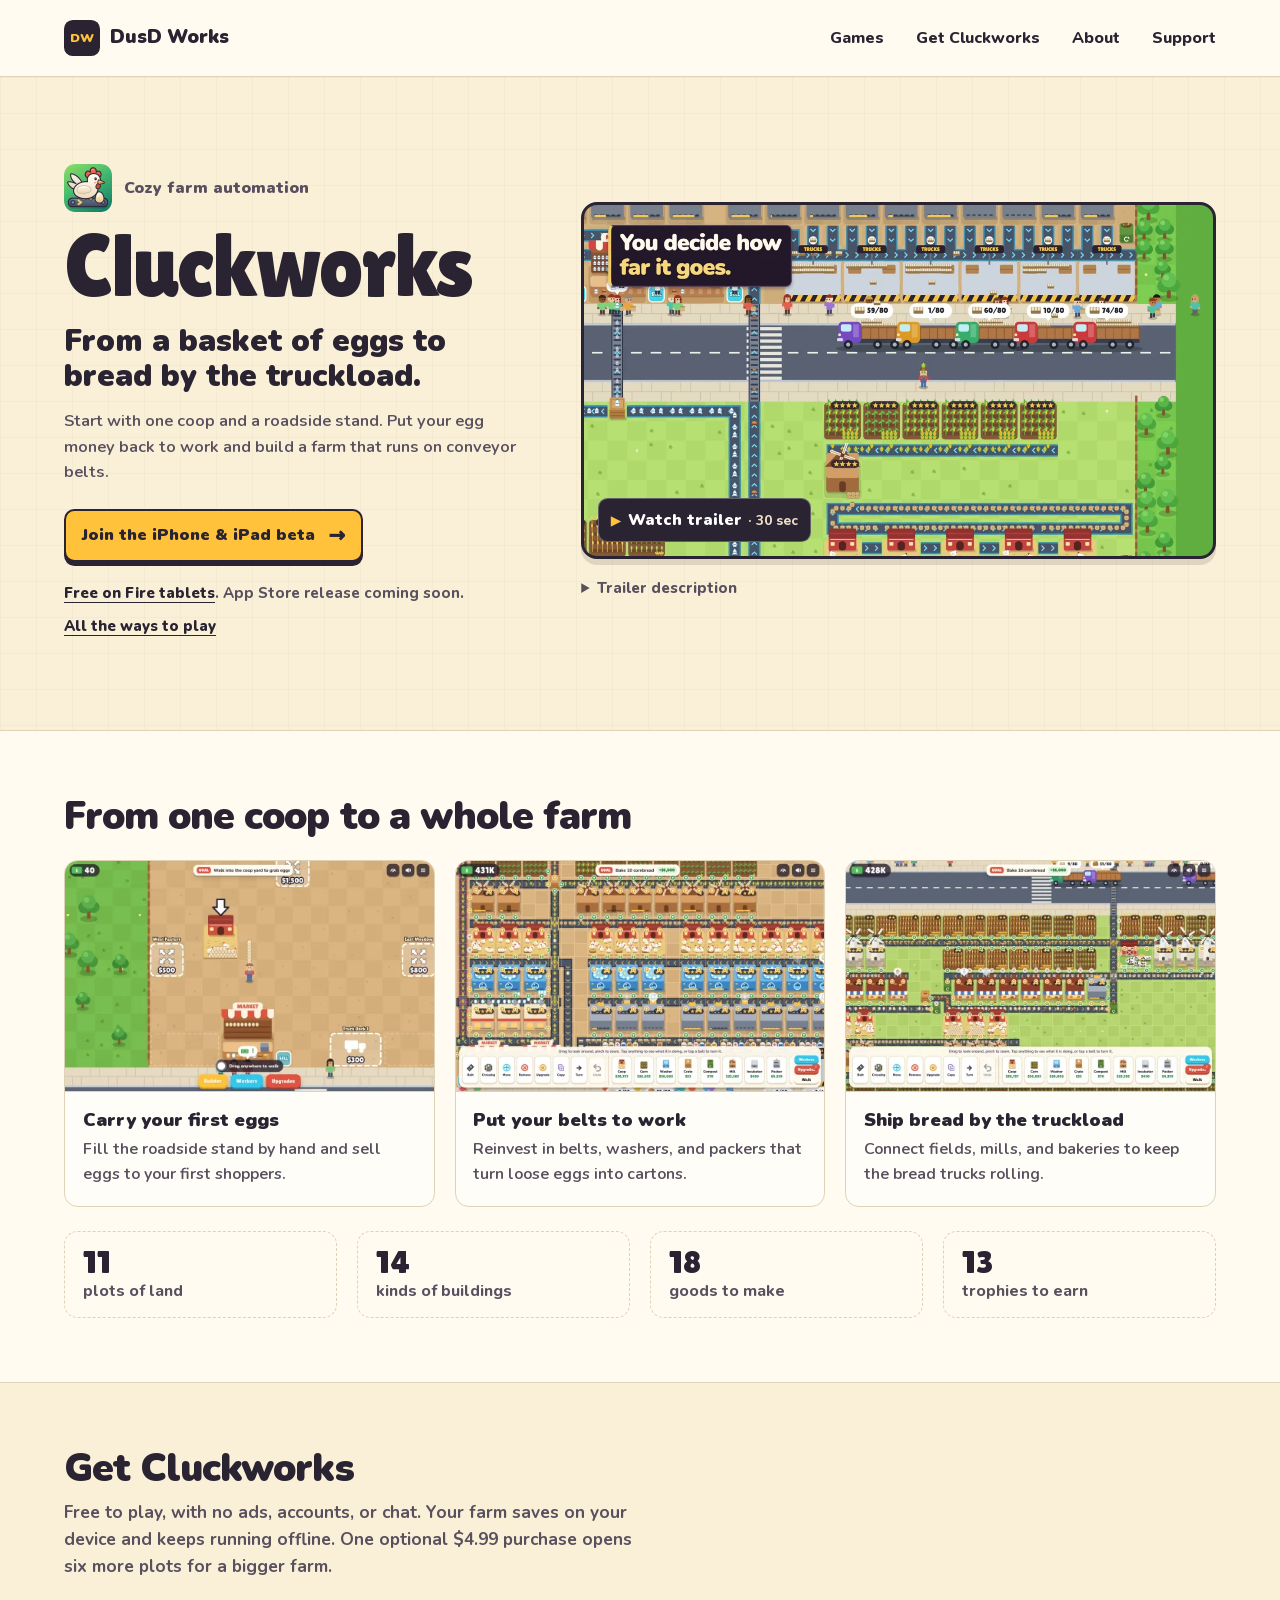
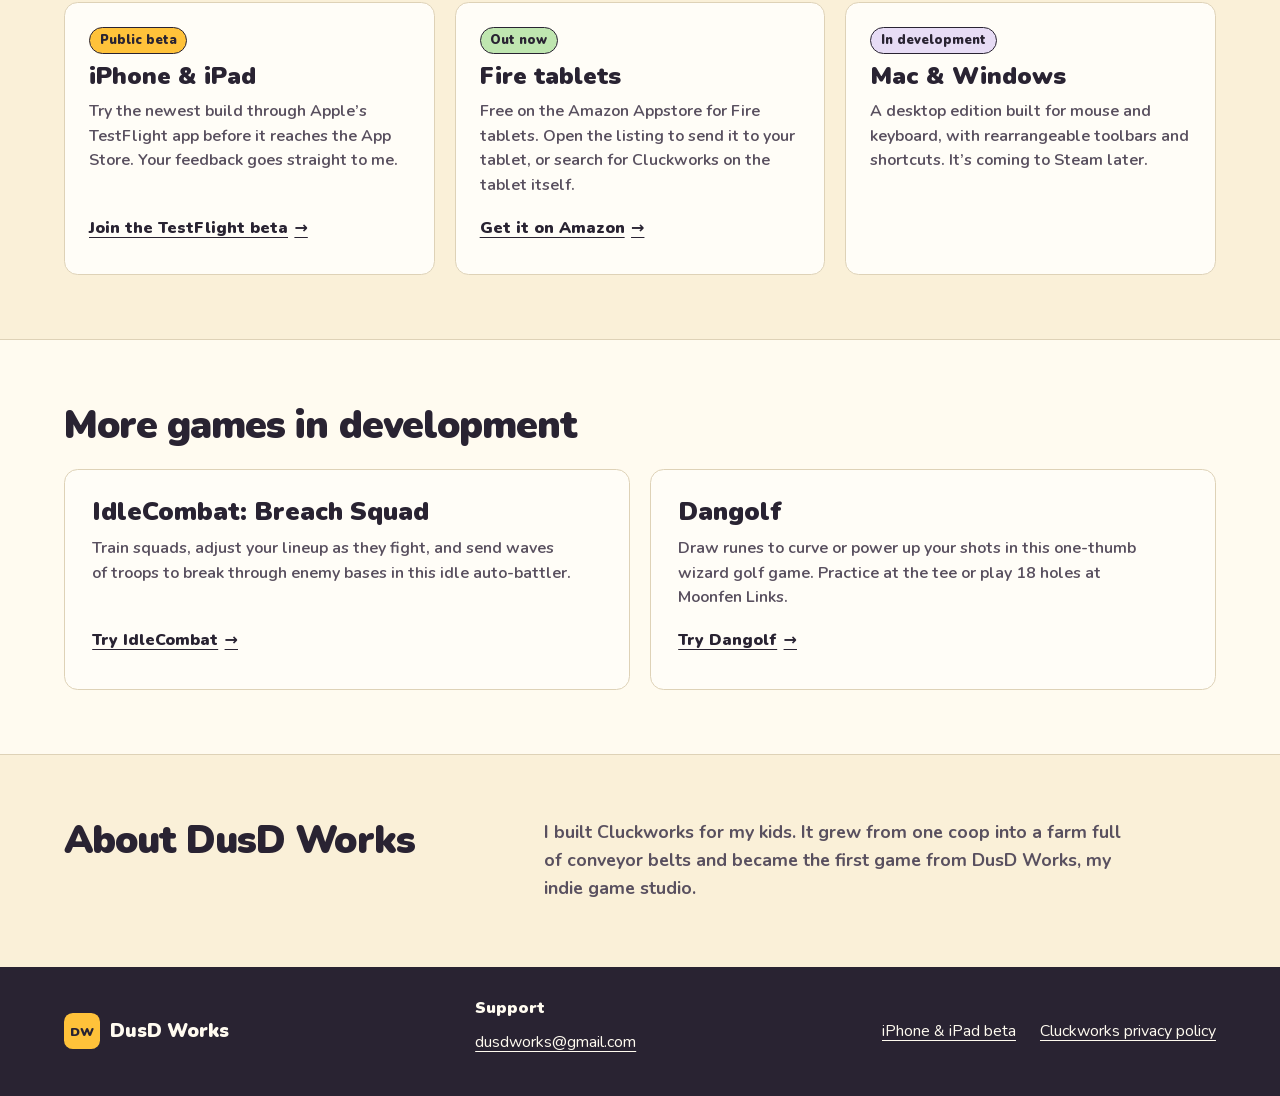
<file: index.html>
<!doctype html>
<html lang="en">
<head>
  <meta charset="utf-8">
  <meta name="viewport" content="width=device-width, initial-scale=1">
  <meta name="theme-color" content="#fffbf0">
  <title>DusD Works | Cluckworks, a cozy farm automation game</title>
  <meta name="description" content="DusD Works is the indie studio behind Cluckworks, a cozy farm automation game for iPhone, iPad, and Fire tablets. Join the iPhone and iPad beta, and try IdleCombat and Dangolf in your browser.">
  <link rel="canonical" href="https://dusd24.github.io/dusd-works/">
  <meta property="og:type" content="website">
  <meta property="og:site_name" content="DusD Works">
  <meta property="og:title" content="DusD Works | Cluckworks">
  <meta property="og:description" content="From a basket of eggs to bread by the truckload. Free on Fire tablets, and in beta on iPhone and iPad.">
  <meta property="og:url" content="https://dusd24.github.io/dusd-works/">
  <meta property="og:image" content="https://dusd24.github.io/dusd-works/assets/media/cluckworks-share.jpg">
  <meta property="og:image:width" content="1200">
  <meta property="og:image:height" content="630">
  <meta property="og:image:alt" content="Cluckworks artwork with a hen and conveyor belts carrying eggs through farm machines.">
  <meta name="twitter:card" content="summary_large_image">
  <link rel="icon" href="assets/dw.svg" type="image/svg+xml">
  <link rel="stylesheet" href="site.css">
  <script src="trailer.js" defer></script>
</head>
<body id="top">
  <a class="skip-link" href="#main">Skip to content</a>
  <header class="site-header">
    <div class="wrap header-inner">
      <a class="wordmark" href="#top"><span class="mark" aria-hidden="true">DW</span>DusD Works</a>
      <nav aria-label="Main navigation">
        <a href="#games">Games</a>
        <a href="#get">Get Cluckworks</a>
        <a href="#about">About</a>
        <a href="#support">Support</a>
      </nav>
    </div>
  </header>

  <main id="main">
    <article id="games" aria-labelledby="cluckworks">
      <div class="hero">
        <div class="wrap hero-grid">
          <div class="hero-copy">
            <div class="game-label">
              <img src="assets/media/cluckworks-icon.webp" width="48" height="48" alt="">
              <span>Cozy farm automation</span>
            </div>
            <h1 id="cluckworks">Cluckworks</h1>
            <p class="tagline">From a basket of eggs to bread by the truckload.</p>
            <p class="intro">Start with one coop and a roadside stand. Put your egg money back to work and build a farm that runs on conveyor belts.</p>
            <a class="play-link" href="https://testflight.apple.com/join/qPsj7JEH">Join the iPhone &amp; iPad beta <span aria-hidden="true">→</span></a>
            <p class="store-note"><a href="https://www.amazon.com/dp/B0HQV93D66">Free on Fire tablets</a>. App Store release coming soon.<br><a href="#get">All the ways to play</a></p>
          </div>

          <div class="trailer">
            <div class="video-frame">
              <a class="trailer-launch" href="assets/media/cluckworks-trailer.mp4" data-trailer data-captions="assets/media/cluckworks-en.vtt">
                <img src="assets/media/trailer-poster.webp" width="1120" height="630" alt="" fetchpriority="high">
                <span class="watch"><span class="play-icon" aria-hidden="true">▶</span> Watch trailer <span class="duration">· 30 sec</span></span>
              </a>
            </div>
            <p class="trailer-error" role="status" hidden>Inline playback is unavailable. <a href="assets/media/cluckworks-trailer.mp4">Open the trailer video</a>.</p>
            <details class="trailer-description">
              <summary>Trailer description</summary>
              <p>A farmer picks up an egg, sells it at a roadside stand, and buys more coops. Eggs travel along new belts to washers and packers, then leave by truck. Across the road, flour, milk, and eggs feed bakeries, and another truck hauls away bread. The farmer checks production and shortens a belt route before the camera pulls back to show the whole farm. An upbeat instrumental score plays with game sounds.</p>
            </details>
          </div>
        </div>
      </div>

      <section class="wrap farm" aria-labelledby="farm-heading">
        <h2 id="farm-heading">From one coop to a whole farm</h2>
        <div class="farm-grid">
          <figure>
            <img src="assets/media/start-480.webp" srcset="assets/media/start-480.webp 480w, assets/media/start-960.webp 960w" sizes="(min-width: 76rem) 365px, (min-width: 48rem) 30vw, (min-width: 40rem) 544px, 90vw" width="480" height="300" loading="lazy" decoding="async" alt="A farmer balances a stack of eggs between the chicken coop and the roadside market.">
            <figcaption><h3>Carry your first eggs</h3><p>Fill the roadside stand by hand and sell eggs to your first shoppers.</p></figcaption>
          </figure>
          <figure>
            <img src="assets/media/belts-480.webp" srcset="assets/media/belts-480.webp 480w, assets/media/belts-960.webp 960w" sizes="(min-width: 76rem) 365px, (min-width: 48rem) 30vw, (min-width: 40rem) 544px, 90vw" width="480" height="300" loading="lazy" decoding="async" alt="Conveyor belts connect rows of coops, blue egg washers, and gray carton packers.">
            <figcaption><h3>Put your belts to work</h3><p>Reinvest in belts, washers, and packers that turn loose eggs into cartons.</p></figcaption>
          </figure>
          <figure>
            <img src="assets/media/bakery-480.webp" srcset="assets/media/bakery-480.webp 480w, assets/media/bakery-960.webp 960w" sizes="(min-width: 76rem) 365px, (min-width: 48rem) 30vw, (min-width: 40rem) 544px, 90vw" width="480" height="300" loading="lazy" decoding="async" alt="Wheat fields, windmills, a dairy barn, and bakeries feed a belt leading to a purple bread truck.">
            <figcaption><h3>Ship bread by the truckload</h3><p>Connect fields, mills, and bakeries to keep the bread trucks rolling.</p></figcaption>
          </figure>
        </div>
        <ul class="facts" aria-label="Cluckworks at a glance">
          <li><strong>11</strong> plots of land</li>
          <li><strong>14</strong> kinds of buildings</li>
          <li><strong>18</strong> goods to make</li>
          <li><strong>13</strong> trophies to earn</li>
        </ul>
      </section>

      <section class="get" id="get" aria-labelledby="get-heading">
        <div class="wrap get-inner">
          <h2 id="get-heading">Get Cluckworks</h2>
          <p class="get-intro">Free to play, with no ads, accounts, or chat. Your farm saves on your device and keeps running offline. One optional $4.99 purchase opens six more plots for a bigger farm.</p>
          <div class="platform-grid">
            <article class="platform-card">
              <span class="status status-beta">Public beta</span>
              <h3>iPhone &amp; iPad</h3>
              <p>Try the newest build through Apple’s TestFlight app before it reaches the App Store. Your feedback goes straight to me.</p>
              <a href="https://testflight.apple.com/join/qPsj7JEH">Join the TestFlight beta <span aria-hidden="true">→</span></a>
            </article>
            <article class="platform-card">
              <span class="status status-live">Out now</span>
              <h3>Fire tablets</h3>
              <p>Free on the Amazon Appstore for Fire tablets. Open the listing to send it to your tablet, or search for Cluckworks on the tablet itself.</p>
              <a href="https://www.amazon.com/dp/B0HQV93D66">Get it on Amazon <span aria-hidden="true">→</span></a>
            </article>
            <article class="platform-card">
              <span class="status status-dev">In development</span>
              <h3>Mac &amp; Windows</h3>
              <p>A desktop edition built for mouse and keyboard, with rearrangeable toolbars and shortcuts. It’s coming to Steam later.</p>
            </article>
          </div>
        </div>
      </section>
    </article>

    <section class="in-development" aria-labelledby="development-heading">
      <div class="wrap development-inner">
        <h2 id="development-heading">More games in development</h2>
        <div class="development-grid">
          <article class="development-card">
            <h3>IdleCombat: Breach Squad</h3>
            <p>Train squads, adjust your lineup as they fight, and send waves of troops to break through enemy bases in this idle auto-battler.</p>
            <a href="https://dusd24.github.io/IdleCombat/">Try IdleCombat <span aria-hidden="true">→</span></a>
          </article>
          <article class="development-card">
            <h3>Dangolf</h3>
            <p>Draw runes to curve or power up your shots in this one-thumb wizard golf game. Practice at the tee or play 18 holes at Moonfen Links.</p>
            <a href="https://dusd24.github.io/dangolf/">Try Dangolf <span aria-hidden="true">→</span></a>
          </article>
        </div>
      </div>
    </section>

    <section class="studio" id="about" aria-labelledby="about-heading">
      <div class="wrap studio-inner">
        <h2 id="about-heading">About DusD Works</h2>
        <p>I built Cluckworks for my kids. It grew from one coop into a farm full of conveyor belts and became the first game from DusD Works, my indie game studio.</p>
      </div>
    </section>
  </main>

  <footer id="support" class="site-footer">
    <div class="wrap footer-inner">
      <a class="wordmark" href="#top"><span class="mark" aria-hidden="true">DW</span>DusD Works</a>
      <div class="footer-support">
        <h2>Support</h2>
        <a href="mailto:dusdworks@gmail.com">dusdworks@gmail.com</a>
      </div>
      <div class="footer-links">
        <a href="https://testflight.apple.com/join/qPsj7JEH">iPhone &amp; iPad beta</a>
        <a href="cluckworks/privacy/">Cluckworks privacy policy</a>
      </div>
    </div>
  </footer>
</body>
</html>
</file>
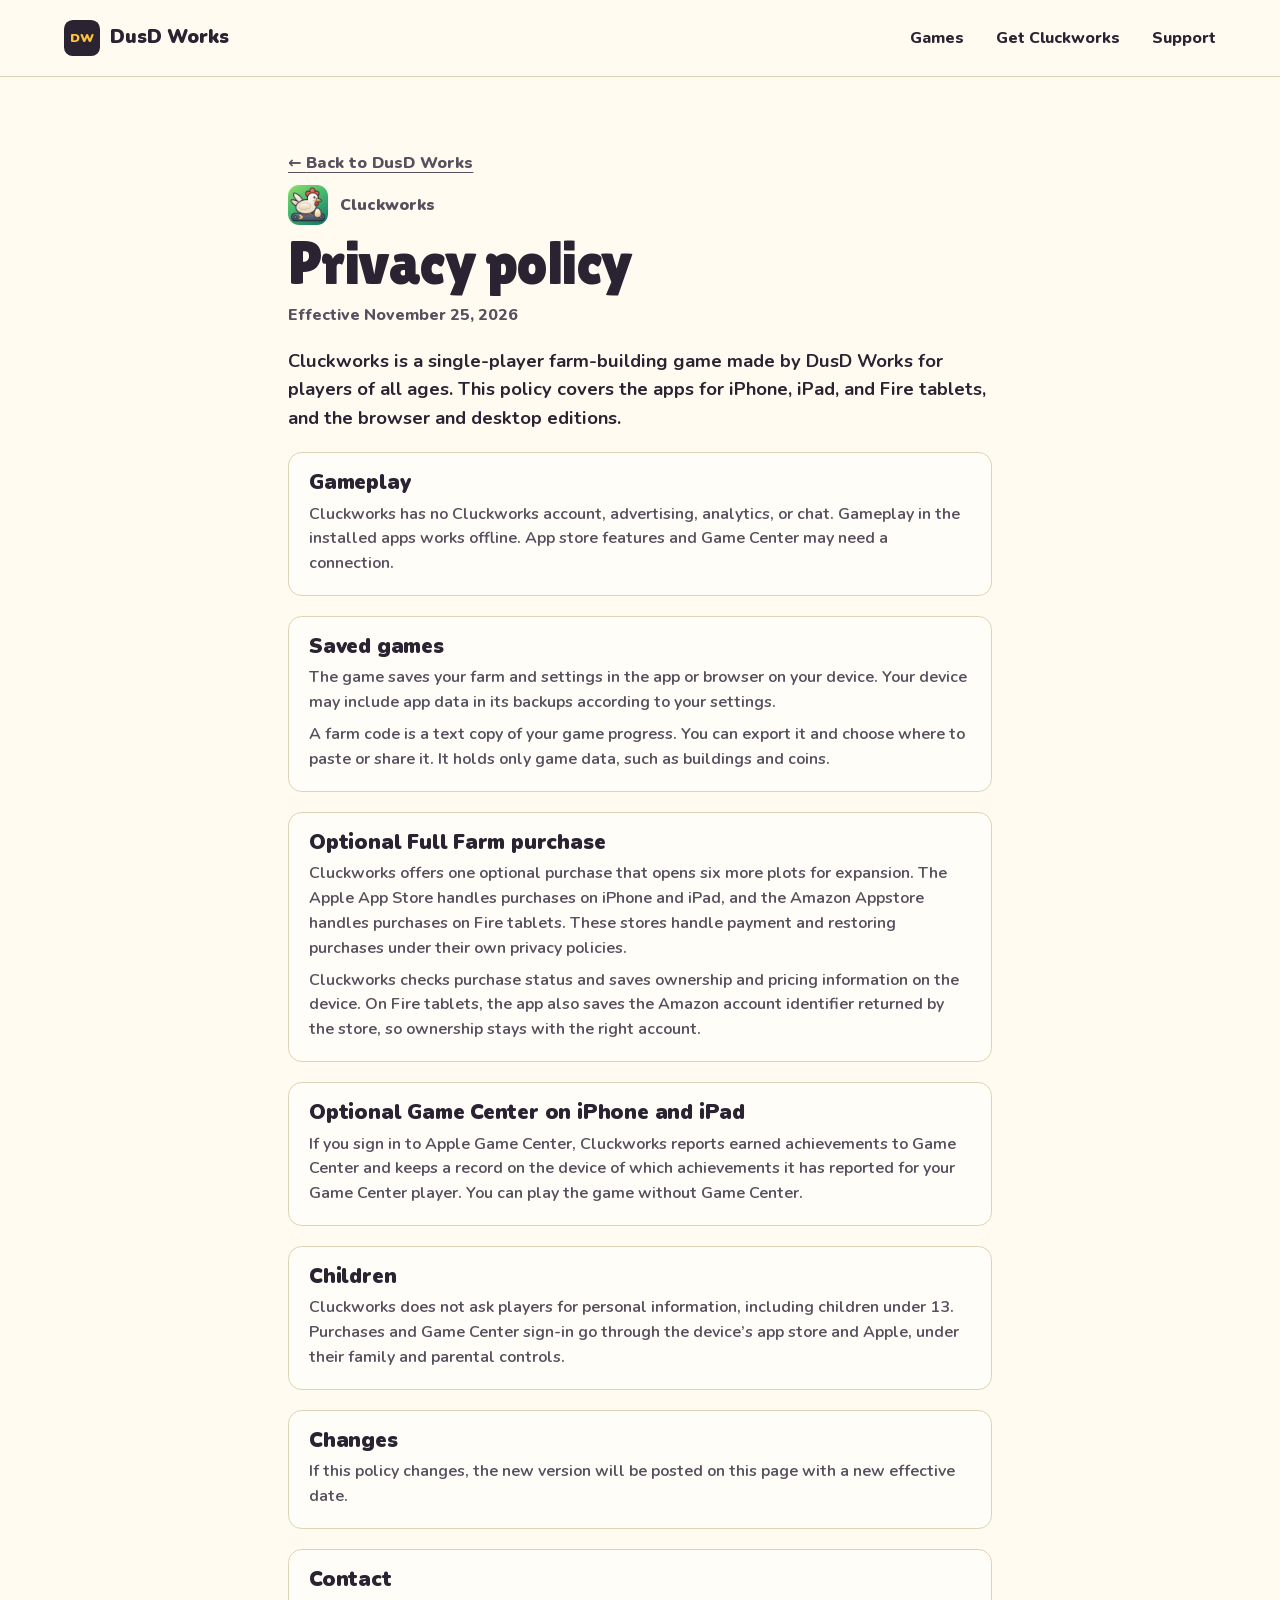
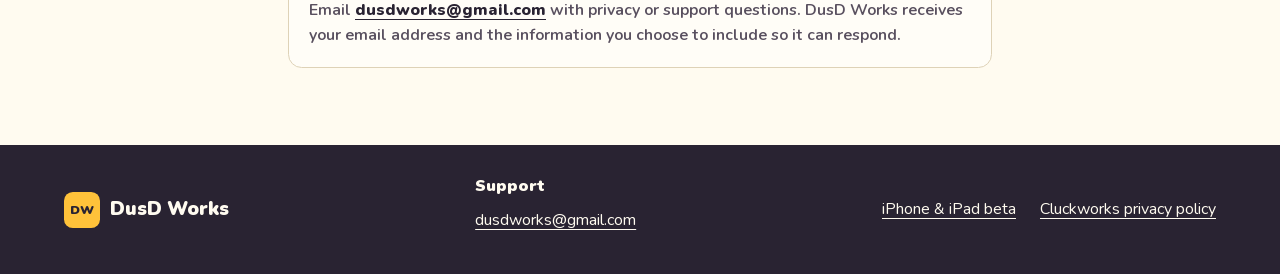
<file: cluckworks/privacy/index.html>
<!doctype html>
<html lang="en">
<head>
  <meta charset="utf-8">
  <meta name="viewport" content="width=device-width, initial-scale=1">
  <meta name="theme-color" content="#fffbf0">
  <title>Cluckworks Privacy Policy | DusD Works</title>
  <meta name="description" content="How Cluckworks handles your information: no accounts, ads, analytics, or chat. Your farm saves on your device.">
  <link rel="canonical" href="https://dusd24.github.io/dusd-works/cluckworks/privacy/">
  <link rel="icon" href="../../assets/dw.svg" type="image/svg+xml">
  <link rel="stylesheet" href="../../site.css">
</head>
<body id="top">
  <a class="skip-link" href="#main">Skip to content</a>
  <header class="site-header">
    <div class="wrap header-inner">
      <a class="wordmark" href="../../"><span class="mark" aria-hidden="true">DW</span>DusD Works</a>
      <nav aria-label="Main navigation">
        <a href="../../#games">Games</a>
        <a href="../../#get">Get Cluckworks</a>
        <a href="#support">Support</a>
      </nav>
    </div>
  </header>

  <main id="main" class="doc">
    <div class="wrap doc-inner">
      <a class="back" href="../../"><span aria-hidden="true">←&nbsp;</span>Back to DusD Works</a>
      <div class="game-label">
        <img src="../../assets/media/cluckworks-icon.webp" width="40" height="40" alt="">
        <span>Cluckworks</span>
      </div>
      <h1>Privacy policy</h1>
      <p class="updated">Effective November 25, 2026</p>
      <p class="lead">Cluckworks is a single-player farm-building game made by DusD Works for players of all ages. This policy covers the apps for iPhone, iPad, and Fire tablets, and the browser and desktop editions.</p>

      <section aria-labelledby="gameplay">
        <h2 id="gameplay">Gameplay</h2>
        <p>Cluckworks has no Cluckworks account, advertising, analytics, or chat. Gameplay in the installed apps works offline. App store features and Game Center may need a connection.</p>
      </section>

      <section aria-labelledby="saves">
        <h2 id="saves">Saved games</h2>
        <p>The game saves your farm and settings in the app or browser on your device. Your device may include app data in its backups according to your settings.</p>
        <p>A farm code is a text copy of your game progress. You can export it and choose where to paste or share it. It holds only game data, such as buildings and coins.</p>
      </section>

      <section aria-labelledby="purchase">
        <h2 id="purchase">Optional Full Farm purchase</h2>
        <p>Cluckworks offers one optional purchase that opens six more plots for expansion. The Apple App Store handles purchases on iPhone and iPad, and the Amazon Appstore handles purchases on Fire tablets. These stores handle payment and restoring purchases under their own privacy policies.</p>
        <p>Cluckworks checks purchase status and saves ownership and pricing information on the device. On Fire tablets, the app also saves the Amazon account identifier returned by the store, so ownership stays with the right account.</p>
      </section>

      <section aria-labelledby="game-center">
        <h2 id="game-center">Optional Game Center on iPhone and iPad</h2>
        <p>If you sign in to Apple Game Center, Cluckworks reports earned achievements to Game Center and keeps a record on the device of which achievements it has reported for your Game Center player. You can play the game without Game Center.</p>
      </section>

      <section aria-labelledby="children">
        <h2 id="children">Children</h2>
        <p>Cluckworks does not ask players for personal information, including children under 13. Purchases and Game Center sign-in go through the device’s app store and Apple, under their family and parental controls.</p>
      </section>

      <section aria-labelledby="changes">
        <h2 id="changes">Changes</h2>
        <p>If this policy changes, the new version will be posted on this page with a new effective date.</p>
      </section>

      <section aria-labelledby="contact">
        <h2 id="contact">Contact</h2>
        <p>Email <a href="mailto:dusdworks@gmail.com">dusdworks@gmail.com</a> with privacy or support questions. DusD Works receives your email address and the information you choose to include so it can respond.</p>
      </section>
    </div>
  </main>

  <footer id="support" class="site-footer">
    <div class="wrap footer-inner">
      <a class="wordmark" href="../../"><span class="mark" aria-hidden="true">DW</span>DusD Works</a>
      <div class="footer-support">
        <h2>Support</h2>
        <a href="mailto:dusdworks@gmail.com">dusdworks@gmail.com</a>
      </div>
      <div class="footer-links">
        <a href="https://testflight.apple.com/join/qPsj7JEH">iPhone &amp; iPad beta</a>
        <a href="./" aria-current="page">Cluckworks privacy policy</a>
      </div>
    </div>
  </footer>
</body>
</html>
</file>
<file: site.css>
@font-face {
  font-family: Nunito;
  src: url("assets/fonts/Nunito-latin.woff2") format("woff2");
  font-weight: 200 1000;
  font-display: swap;
}

@font-face {
  font-family: "Lilita One";
  src: url("assets/fonts/LilitaOne-latin.woff2") format("woff2");
  font-display: swap;
}

:root {
  color-scheme: light;
  --ink: #292332;
  --muted: #59505f;
  --paper: #fffbf0;
  --cream: #faf0d8;
  --line: #ded2b7;
  --yellow: #ffc23a;
  --focus: #67449a;
  font-family: Nunito, system-ui, sans-serif;
  color: var(--ink);
  background: var(--paper);
}

* { box-sizing: border-box; }
body { margin: 0; line-height: 1.55; }
a { color: inherit; text-underline-offset: .24em; }
a:hover { text-decoration-thickness: 2px; }
img { display: block; max-width: 100%; height: auto; }
[hidden] { display: none !important; }
:focus-visible { outline: 3px solid var(--focus); outline-offset: 4px; }
.wrap { width: min(100% - 2.5rem, 72rem); margin-inline: auto; }

.skip-link {
  position: absolute;
  z-index: 2;
  padding: .75rem 1rem;
  color: var(--ink);
  background: var(--yellow);
  transform: translateY(-150%);
}

.skip-link:focus { transform: translateY(0); }
.site-header { border-bottom: 1px solid var(--line); }
.header-inner, .footer-inner { display: flex; align-items: center; justify-content: space-between; gap: 1rem 2rem; }
.header-inner { min-height: 4.75rem; }
.wordmark { display: inline-flex; align-items: center; gap: .65rem; font-size: 1.18rem; font-weight: 950; text-decoration: none; white-space: nowrap; }
.mark { display: grid; place-items: center; width: 2.25rem; height: 2.25rem; border-radius: .55rem; background: var(--ink); color: var(--yellow); font-size: .78rem; letter-spacing: -.035em; }
nav { display: flex; gap: clamp(.8rem, 3vw, 2rem); }
nav a { display: grid; align-items: center; min-height: 44px; font-weight: 800; text-decoration: none; }
nav a:hover { text-decoration: underline; }

.hero {
  border-bottom: 1px solid var(--line);
  background-color: var(--cream);
  background-image:
    linear-gradient(90deg, #7453370b 1px, transparent 1px),
    linear-gradient(#7453370b 1px, transparent 1px);
  background-size: 2.25rem 2.25rem;
}

.hero-grid {
  display: grid;
  grid-template-columns: minmax(0, .84fr) minmax(0, 1.16fr);
  align-items: center;
  gap: clamp(2.25rem, 4.5vw, 4rem);
  padding-block: clamp(3rem, 6.8vw, 6.5rem);
}

.game-label { display: flex; align-items: center; gap: .75rem; color: var(--muted); font-weight: 900; }
.game-label img { border-radius: .7rem; }
h1, h2, h3, p, figure { margin: 0; }
h1 {
  margin-top: .7rem;
  font: 400 clamp(3.2rem, 6.8vw, 6rem)/.99 "Lilita One", Nunito, sans-serif;
  letter-spacing: -.025em;
}

.tagline { max-width: 25rem; margin-top: .9rem; font-size: clamp(1.4rem, 2.4vw, 2rem); font-weight: 950; line-height: 1.15; }
.intro { max-width: 29rem; margin-top: .85rem; color: var(--muted); font-size: 1.03rem; font-weight: 650; }
.play-link {
  display: inline-flex;
  align-items: center;
  justify-content: center;
  gap: .85rem;
  min-height: 3.25rem;
  margin-top: 1.55rem;
  padding: .55rem 1rem;
  border: 2px solid var(--ink);
  border-radius: .65rem;
  background: var(--yellow);
  box-shadow: 0 4px 0 var(--ink);
  font-weight: 950;
  text-decoration: none;
}

.play-link:hover { background: #ffd46c; }
.play-link span { font-size: 1.25rem; }
.download-link { display: table; margin-top: .9rem; padding-block: .4rem; color: var(--muted); font-size: .94rem; font-weight: 800; }
.video-frame {
  overflow: hidden;
  aspect-ratio: 16 / 9;
  border: 3px solid var(--ink);
  border-radius: 1rem;
  background: var(--ink);
  box-shadow: 0 6px 0 #29233222;
}

.trailer-launch { position: relative; display: block; width: 100%; height: 100%; text-decoration: none; }
.trailer-launch[role="button"] { cursor: pointer; }
.trailer-launch img { width: 100%; height: 100%; object-fit: cover; }
.watch {
  position: absolute;
  bottom: .85rem;
  left: .85rem;
  display: inline-flex;
  align-items: center;
  gap: .4rem;
  min-height: 44px;
  padding: .45rem .75rem;
  border: 1px solid #ffffff45;
  border-radius: .6rem;
  background: var(--ink);
  color: white;
  font-weight: 900;
}

.play-icon { color: var(--yellow); font-size: .85em; }
.duration { font-size: .85em; font-weight: 750; color: #eee1c7; }
.trailer-launch:hover .watch { background: #433650; }
.trailer-launch:focus-visible, video:focus-visible { outline: 4px solid var(--yellow); outline-offset: -5px; }
video { display: block; width: 100%; height: 100%; }
.trailer-error { margin-top: .7rem; }
.trailer-description { margin-top: .75rem; color: var(--muted); font-size: .93rem; }
.trailer-description summary { width: fit-content; padding-block: .35rem; cursor: pointer; font-weight: 800; }
.trailer-description p { max-width: 64ch; margin-top: .35rem; }

.farm { padding-block: clamp(2.75rem, 5vw, 4.5rem); }
h2 { font-size: clamp(1.55rem, 3vw, 2.4rem); font-weight: 950; line-height: 1.13; letter-spacing: -.025em; }
.farm-grid { display: grid; grid-template-columns: repeat(3, minmax(0, 1fr)); gap: 1.25rem; margin-top: 1.35rem; }
.farm-grid figure { overflow: hidden; border: 1px solid var(--line); border-radius: .85rem; background: #fffdf7; }
.farm-grid img { width: 100%; border-bottom: 1px solid var(--line); }
figcaption { padding: 1rem 1.1rem 1.2rem; }
figcaption h3 { font-size: 1.15rem; font-weight: 950; line-height: 1.25; }
figcaption p { margin-top: .35rem; color: var(--muted); font-weight: 650; }
.in-development { border-top: 1px solid var(--line); }
.development-inner { padding-block: clamp(2.5rem, 5vw, 4.1rem); }
.development-grid { display: grid; grid-template-columns: repeat(2, minmax(0, 1fr)); gap: 1.25rem; margin-top: 1.35rem; }
.development-card {
  display: grid;
  grid-template-rows: auto 1fr auto;
  justify-items: start;
  gap: .5rem;
  padding: clamp(1.1rem, 2.3vw, 1.7rem);
  border: 1px solid var(--line);
  border-radius: .85rem;
  background: #fffdf7;
}
.development-card h3 { font-size: clamp(1.25rem, 2.5vw, 1.6rem); font-weight: 950; line-height: 1.2; }
.development-card p { max-width: 48ch; color: var(--muted); font-weight: 650; }
.development-card a { display: inline-flex; align-items: center; gap: .4rem; min-height: 44px; font-weight: 900; }
.studio { border-top: 1px solid var(--line); background: var(--cream); }
.studio-inner { display: grid; grid-template-columns: minmax(0, .8fr) minmax(0, 1.2fr); align-items: start; gap: .8rem 2rem; padding-block: clamp(2.5rem, 5vw, 4.1rem); }
.studio p { max-width: 53ch; color: var(--muted); font-size: 1.12rem; font-weight: 700; }
.site-footer { padding-block: 2rem; background: var(--ink); color: var(--paper); }
.site-footer a:focus-visible { outline-color: var(--yellow); }
.site-footer .mark { background: var(--yellow); color: var(--ink); }
.site-footer h2 { margin-bottom: .2rem; font-size: 1rem; letter-spacing: normal; }
.site-footer a:not(.wordmark) { display: inline-flex; align-items: center; min-height: 44px; }

.store-note { margin-top: .95rem; color: var(--muted); font-size: .94rem; font-weight: 750; }
.store-note a { display: inline-block; padding-block: .3rem; font-weight: 850; color: var(--ink); }

.facts { display: grid; grid-template-columns: repeat(4, minmax(0, 1fr)); gap: 1.25rem; margin: 1.5rem 0 0; padding: 0; list-style: none; }
.facts li { padding: .85rem 1.1rem; border: 1px dashed var(--line); border-radius: .85rem; color: var(--muted); font-weight: 750; }
.facts strong { display: block; color: var(--ink); font: 400 2rem/1.05 "Lilita One", Nunito, sans-serif; }

.get { border-top: 1px solid var(--line); background: var(--cream); }
.get-inner { padding-block: clamp(2.5rem, 5vw, 4.1rem); }
.get-intro { max-width: 58ch; margin-top: .6rem; color: var(--muted); font-size: 1.08rem; font-weight: 700; }
.platform-grid { display: grid; grid-template-columns: repeat(3, minmax(0, 1fr)); gap: 1.25rem; margin-top: 1.35rem; }
.platform-card {
  display: grid;
  grid-template-rows: auto auto 1fr auto;
  justify-items: start;
  gap: .5rem;
  padding: clamp(1.1rem, 2.3vw, 1.5rem);
  border: 1px solid var(--line);
  border-radius: .85rem;
  background: #fffdf7;
}
.platform-card h3 { font-size: clamp(1.25rem, 2.5vw, 1.5rem); font-weight: 950; line-height: 1.2; }
.platform-card p { color: var(--muted); font-weight: 650; }
.platform-card a { display: inline-flex; align-items: center; gap: .4rem; min-height: 44px; font-weight: 900; }
.status { padding: .15rem .6rem; border: 1.5px solid var(--ink); border-radius: 99rem; font-size: .8rem; font-weight: 900; }
.status-live { background: #bfe6b0; }
.status-beta { background: var(--yellow); }
.status-dev { background: #e7dcf5; }

.footer-links { display: flex; flex-wrap: wrap; gap: 0 1.5rem; }

/* Policy and other text pages */
.doc { padding-block: clamp(2.25rem, 5vw, 4rem) clamp(3rem, 6vw, 5rem); }
.doc-inner { max-width: 44rem; }
.doc .back { display: inline-flex; align-items: center; min-height: 44px; color: var(--muted); font-weight: 850; }
.doc h1 { margin-top: .5rem; font-size: clamp(2.4rem, 6vw, 3.8rem); }
.doc .updated { margin-top: .6rem; color: var(--muted); font-weight: 800; }
.doc .lead { margin-top: 1.2rem; font-size: 1.15rem; font-weight: 700; }
.doc section { margin-top: 1.25rem; padding: 1.1rem 1.25rem 1.2rem; border: 1px solid var(--line); border-radius: .85rem; background: #fffdf7; }
.doc h2 { font-size: 1.3rem; letter-spacing: -.01em; }
.doc section p { margin-top: .45rem; color: var(--muted); font-weight: 650; }
.doc section p a { color: var(--ink); font-weight: 850; }

@media (max-width: 52rem) {
  .hero-grid { grid-template-columns: 1fr; }
  .hero-copy, .trailer { width: min(100%, 40rem); }
  .hero-grid { justify-items: center; }
}

@media (max-width: 47.99rem) {
  .farm { max-width: 34rem; }
  .farm-grid, .development-grid, .platform-grid, .studio-inner { grid-template-columns: 1fr; }
  .facts { grid-template-columns: repeat(2, minmax(0, 1fr)); }
  .footer-inner { align-items: flex-start; flex-direction: column; }
}

@media (max-width: 29rem) {
  .header-inner { flex-wrap: wrap; gap: .2rem 1rem; padding-block: .65rem .2rem; }
  .header-inner nav { width: 100%; }
  h1 { font-size: clamp(2.6rem, 12vw, 3.6rem); }
}
</file>
